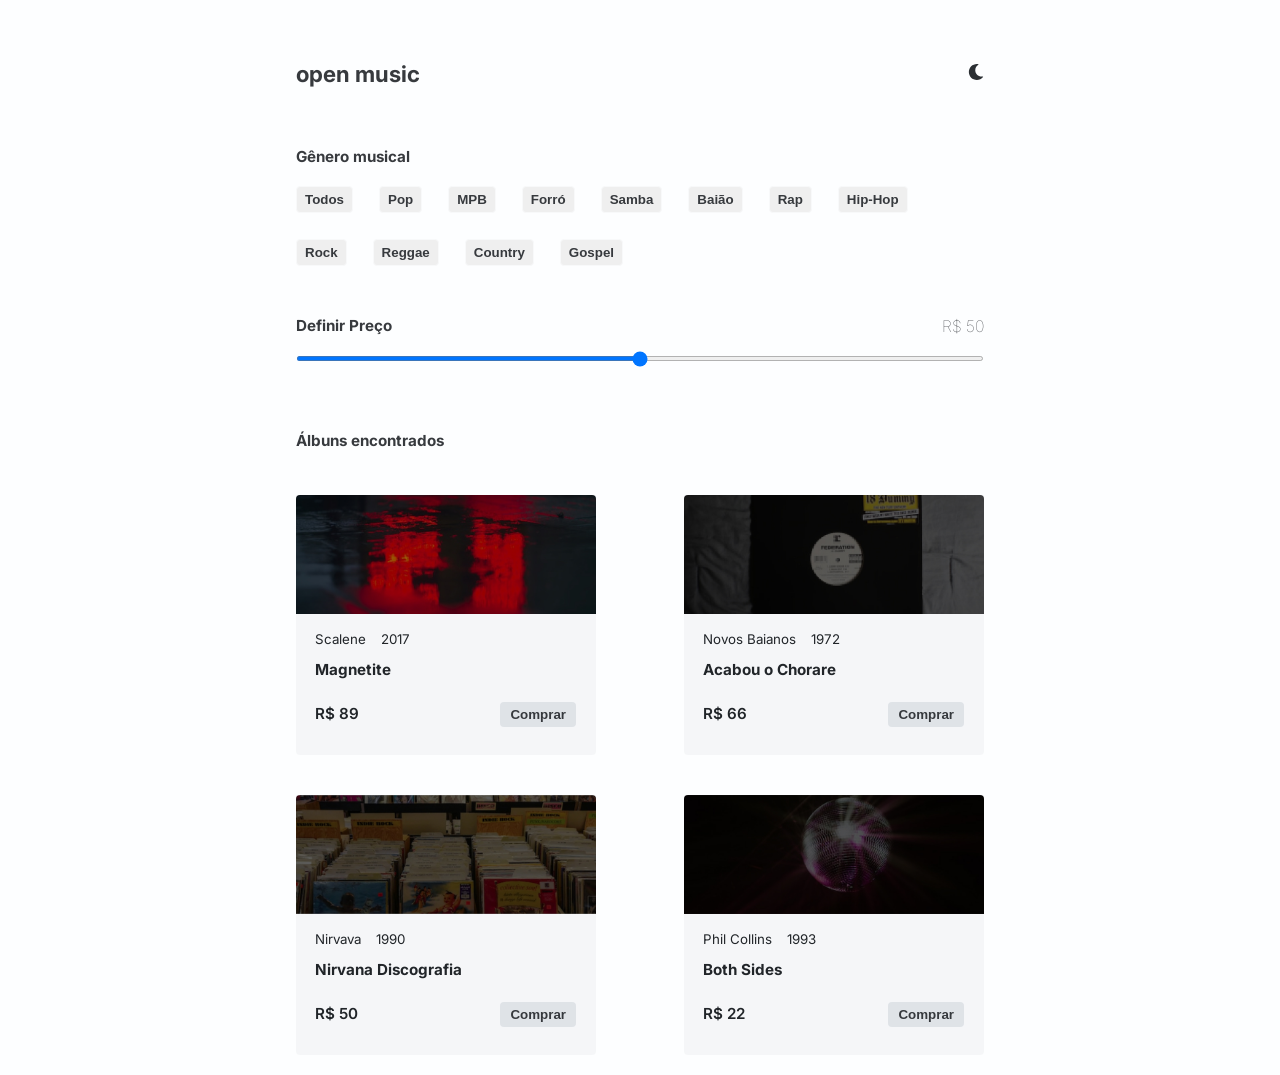
<file: index.html>
<!DOCTYPE html>
<html lang="pt-br">

<head>
  <meta charset="UTF-8" />
  <meta http-equiv="X-UA-Compatible" content="IE=edge" />
  <meta name="viewport" content="width=device-width, initial-scale=1.0" />
  <link rel="stylesheet" href="./styles/globalStyles.css" />
  <link rel="stylesheet" href="./styles/buttons.css">
  <link rel="stylesheet" href="./styles/cards.css">
  <link rel="stylesheet" href="./pages/home/index.css" />
  <title>Open Music</title>
</head>

<body class="container">
  <section class="section-menu" id="sect-menu">
    <nav class="menu-nav" id="nav">
      <h1>open music</h1>
      <button class="dark-mode-button-moon" id="button-dark-mode-moon"><img src="./assets/img/moon.svg"
          alt="ìcone de lua na cor preta"></button>
    </nav>
  </section>

  <section class="musical-gender-section">
    <h4 class="h4-musical-gender">Gênero musical</h4>
    <div class="musical-gender-div" id="musical-gender-id">
      
    </div>
  </section>

  <section class="define-price-section">
  </section>

  <h4 class="albuns">Álbuns encontrados</h4>

  <main class="main-albuns" id="main-album-id">
  </main>

  <script src="./scripts/theme.js"></script>
  <script src="./pages/home/productsData.js"></script>
  <script src="./pages/home/index.js"></script>
</body>

</html>
</file>
<file: styles/globalStyles.css>
@import url("https://fonts.googleapis.com/css2?family=Inter:wght@400;500;600;700&family=Nunito:wght@600&display=swap");

* {
  margin: 0;
  padding: 0;
  box-sizing: border-box;
}

:root {
  --color-brand-1:#9747ff;
  --color-grey-0: #15171a;
  --color-grey-1: #212529;
  --color-grey-2: #2b2f33f1;
  --color-grey-3: #868e96;
  --color-grey-4: #adb5bd;
  --color-grey-5: #ced4da;
  --color-grey-6: #dee2e6e9;
  --color-grey-7: #f1f3f5a3;
  --color-grey-8: #f8f9fa;
  --color-grey-9: #fdfeff;

  --color-disable-fixed: #212529;
  --color-actived-fixed: #2b2f33;
  --color-white-fixed: #ffffff;

  --font-1: 1.4rem;
  --font-2: 1.15rem;
  --font-3: 1rem;
  --font-4: 0.95rem;

  --radius-1: 0.25rem;
  --container: 45rem;

  --margin-left-1: 1.2rem;
  --margin-top-1: 0.80rem;
}

body {
  font-family: "Inter", sans-serif;
  font-style: normal;
  -webkit-font-smoothing: antialiased;
  background-color: var(--color-grey-9);
  color: var(--color-grey-2);
}

.container {
  width: var(--container);
  max-width: 100%;
  padding: 0 1rem;
  margin: 0 auto;
}
</file>
<file: styles/buttons.css>
.dark-mode-button-moon {
    border: none;
    background: transparent;
    cursor: pointer;
}

.button-gender-defalt {
    color: var(--color-grey-2);
    font-weight: 550;
    border: 1px solid var(--color-grey-8);
    border-radius: 4px;
    padding: 5px 10px 5px 10px;
    cursor: pointer;
    padding-inline: 0.5rem;
}

.buy-button{
    border: none;
    background: none;
    text-align: end;
    margin-right: 20px;
    margin-top: 10px;
    cursor: pointer;
    background-color: var(--color-grey-6);
    padding: 5px 10px 5px 10px;
    border-radius: 4px;
}

button{
    color: var(--color-grey-2);
    font-weight: 600;
}
</file>
<file: styles/cards.css>
.albuns-section{
    height: 260px;
    width: 300px;
    margin-bottom: 20px;
    margin-top: 20px;
    background-color: var(--color-grey-7);
    border-radius: 0px 0px 4px 4px;
    color: var(--color-grey-1);
}

.albuns-section img{
    max-width: 100%;
    border-radius: 4px 4px 0px 0px;
}

.group-name-year{
    display: flex;
    gap: 15px;
    margin-left: var(--margin-left-1);
    margin-top: var(--margin-top-1);
}

.music-name{
    margin-left: var(--margin-left-1);
    margin-top: var(--margin-top-1);
}

.price-buy-div{
    display: flex;
    justify-content: space-between;
    margin-top: var(--margin-top-1);
}

.price{
    margin-left: var(--margin-left-1);
    margin-top: var(--margin-top-1);
    font-size: var(--font-4);
    font-weight: 600;
}
</file>
<file: pages/home/index.css>
.section-menu{
    margin-top: 60px;
}

.menu-nav{
    display: flex;
    max-width: 100%;
    justify-content: space-between;
    margin-bottom: 60px;
}

h1{
    font-size: var(--font-1);
}

h4{
    font-size: var(--font-4);
}

.musical-gender-div{
    display: flex;
    flex-wrap: wrap;
    gap: 26px;
    margin-top: 20px;
    margin-bottom: 50px;
}

.define-price-section{
    display: flex;
    flex-direction: column;
    align-items: center;
    justify-content: space-between;
    margin-bottom: 20px;
}

.definePrice-maxPrice{
    display: flex;
    justify-content: space-between;
    width: 100%;
    margin-bottom: 20px;
}

.max-price{
    font-size: var(--font-3);
    font-weight: lighter;
}

.input-bar{
    min-width: 100%;
    background-color: var(--color-brand-1);
    height: 5px;
    margin-bottom: 50px;
}

.main-albuns{
    display: flex;
    justify-content: space-between;
    flex-wrap: wrap;
}

.albuns{
    margin-bottom: 25px;
}
</file>
